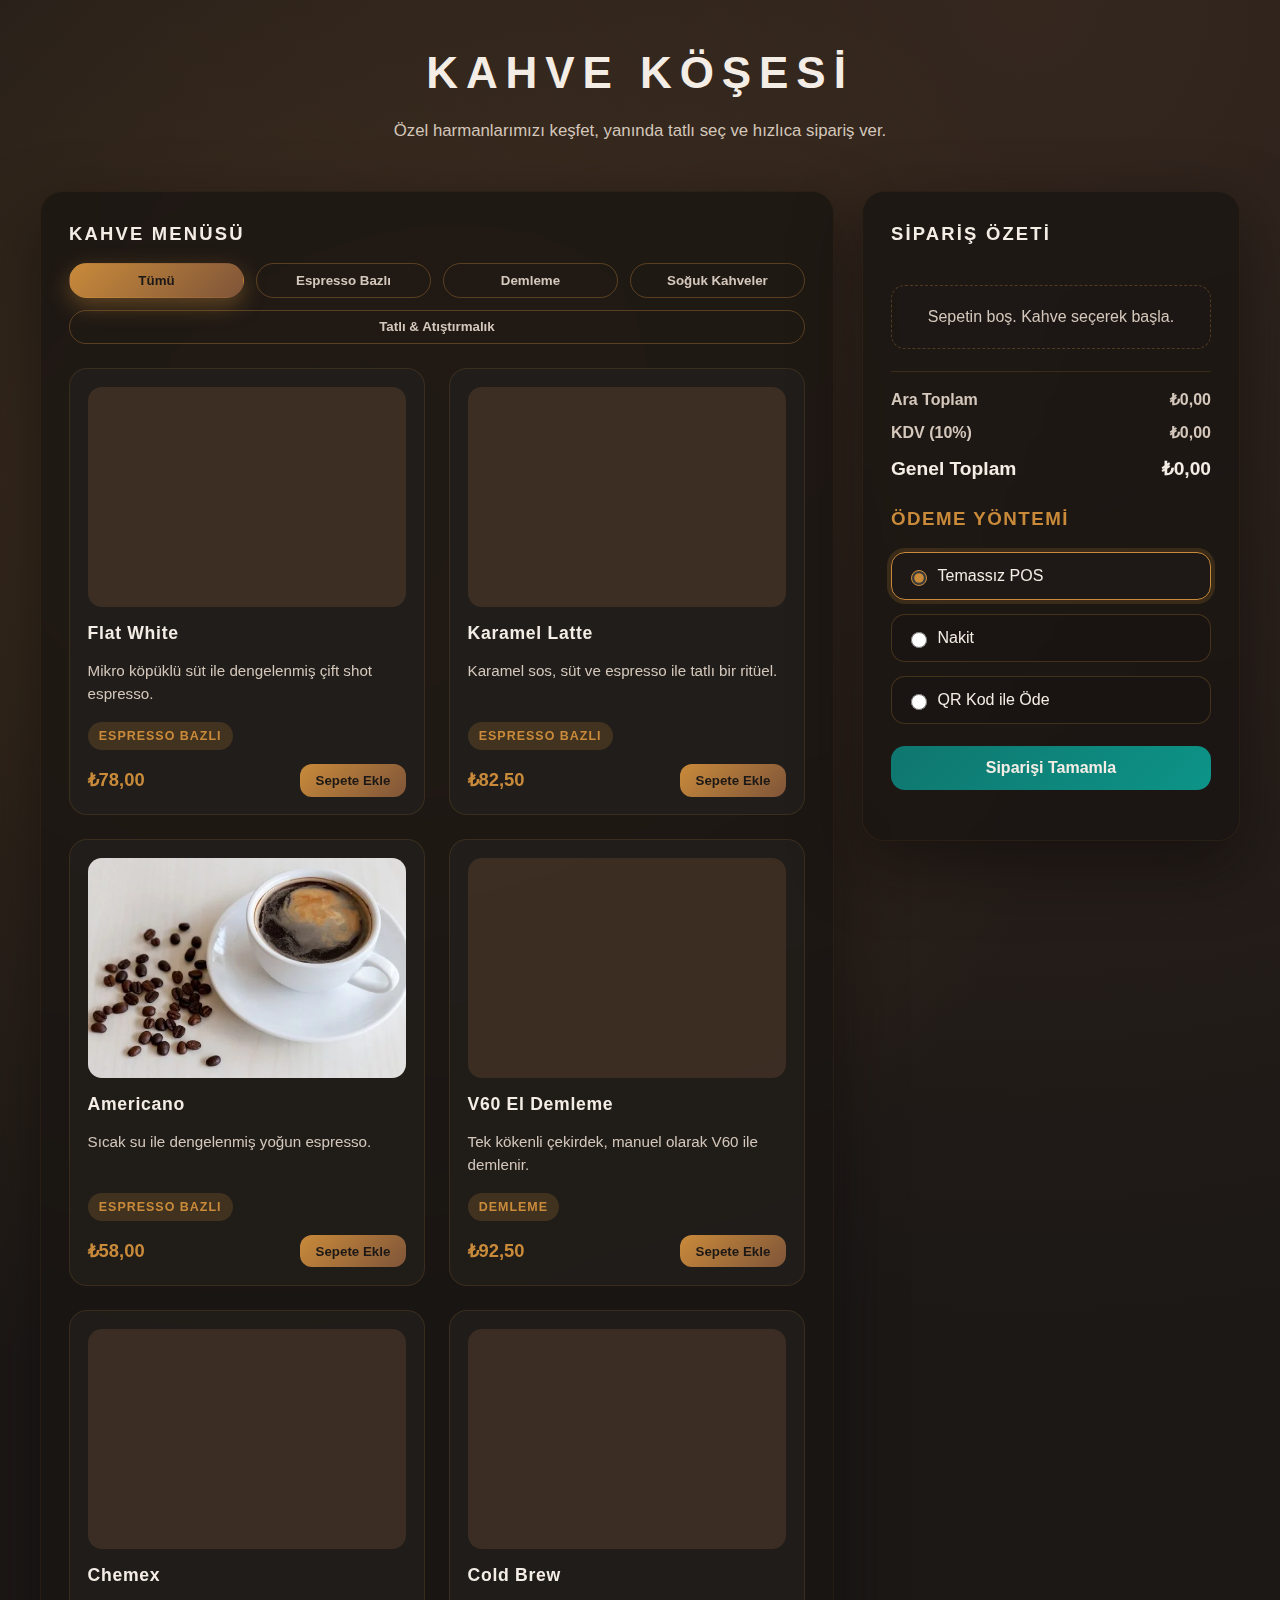
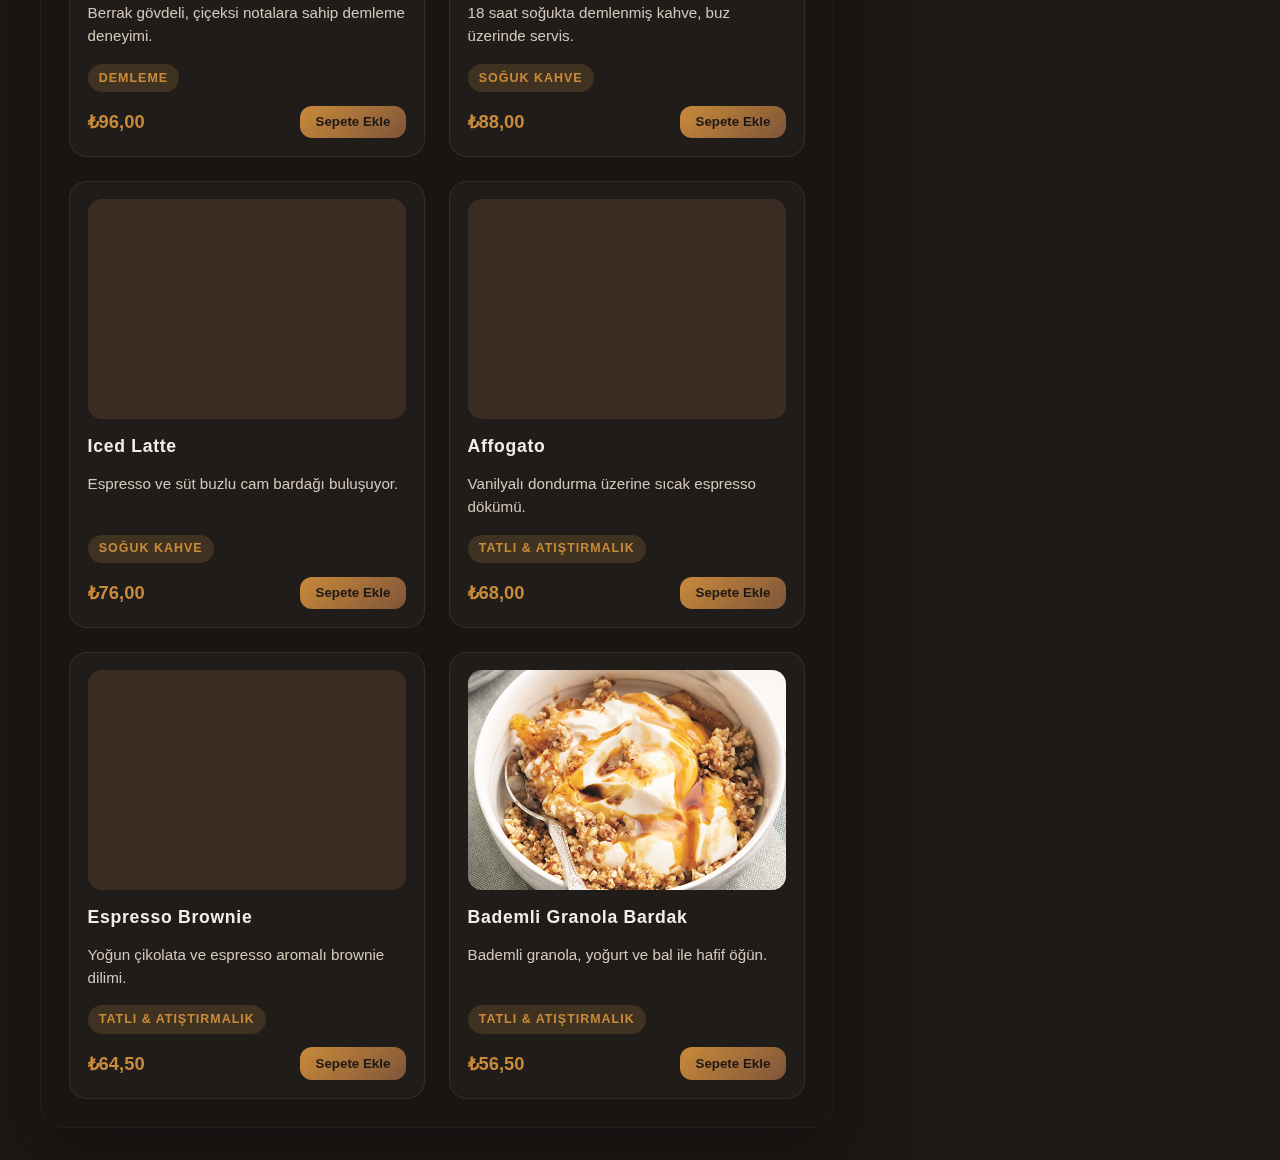
<file: index.html>
<!DOCTYPE html>
<html lang="tr">
  <head>
    <meta charset="UTF-8" />
    <meta name="viewport" content="width=device-width, initial-scale=1.0" />
    <title>Kahve</title>
    <meta http-equiv="refresh" content="0; url=coffee.html" />
    <link rel="canonical" href="coffee.html" />
    <style>
      body { font-family: system-ui, -apple-system, Segoe UI, Roboto, Ubuntu, Cantarell, Noto Sans, Helvetica, Arial, "Apple Color Emoji", "Segoe UI Emoji"; margin: 2rem; }
      a { color: #0b5dd7; text-decoration: none; }
      a:hover { text-decoration: underline; }
    </style>
  </head>
  <body>
    <p>Yönlendiriliyorsunuz… Eğer otomatik yönlendirilmezseniz, 
      <a href="coffee.html">buraya tıklayın</a>.
    </p>
  </body>
  </html>
</file>
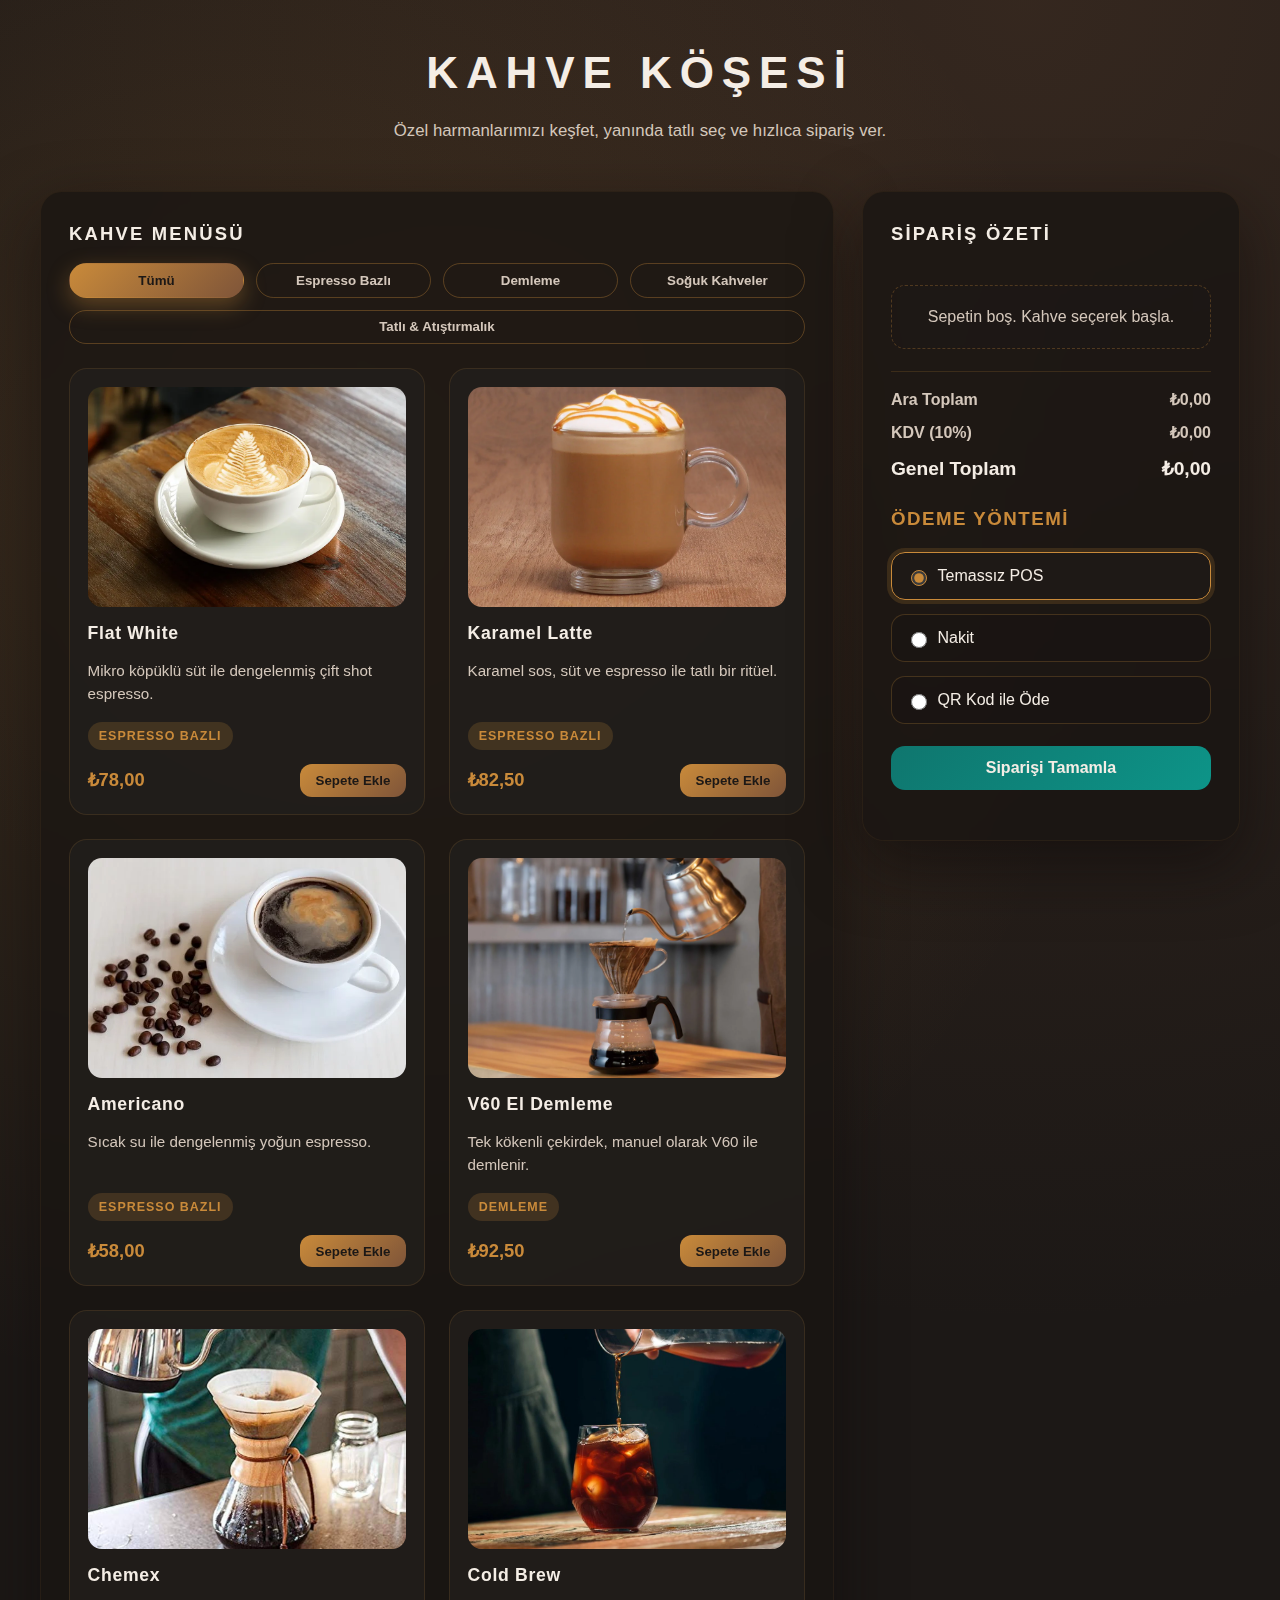
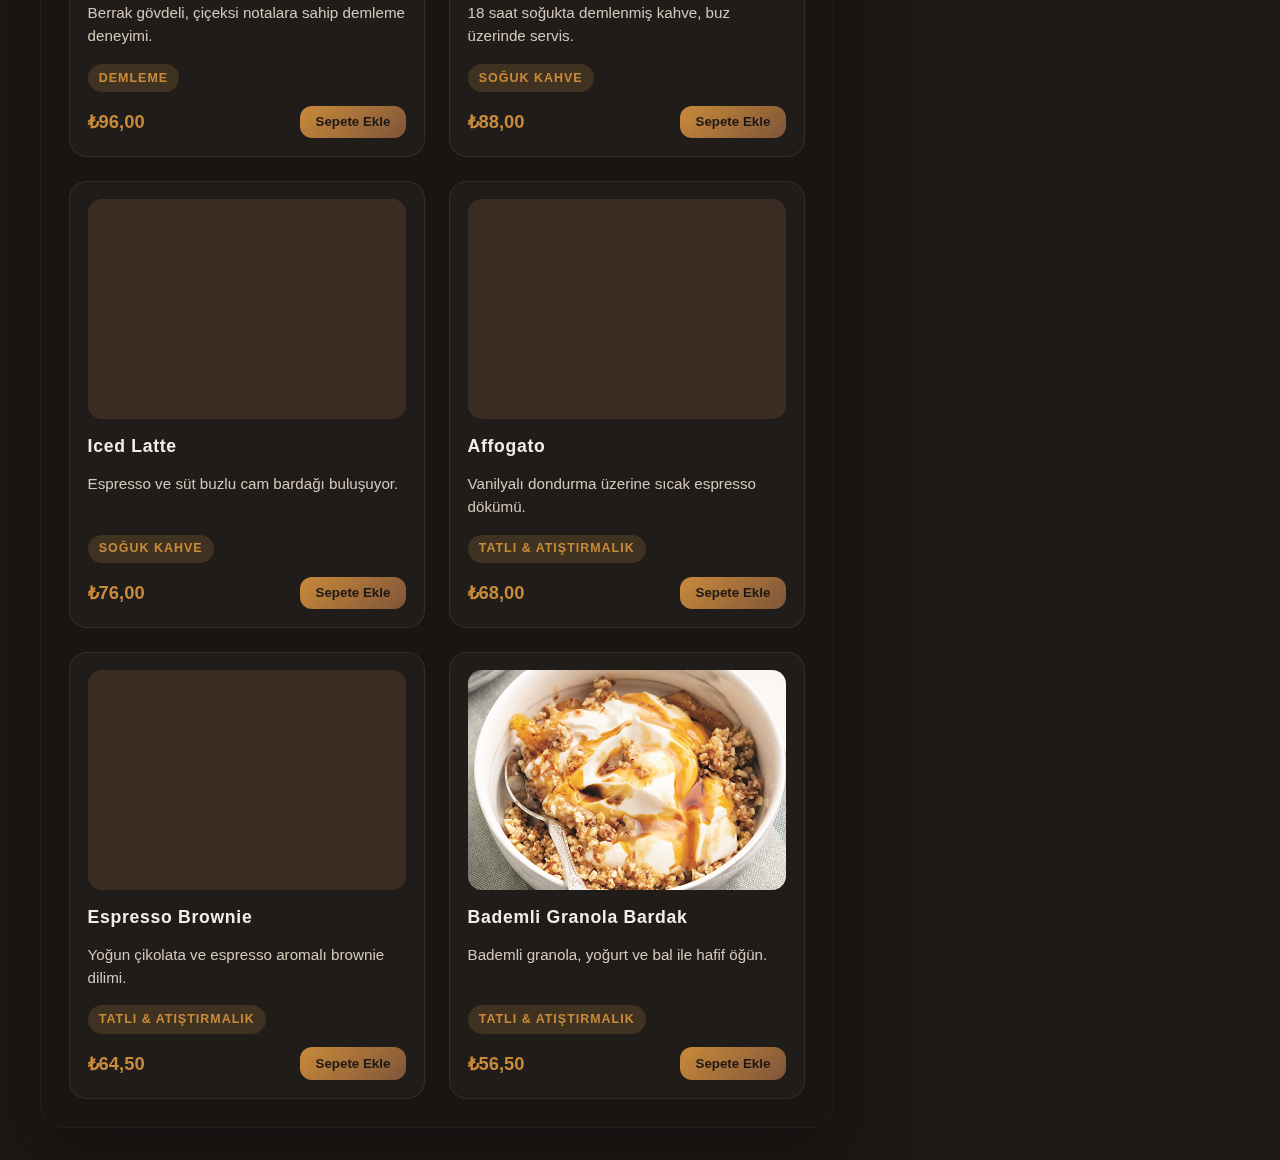
<file: coffee.html>
<!DOCTYPE html>
<html lang="tr">
  <head>
    <meta charset="utf-8">
    <meta name="viewport" content="width=device-width, initial-scale=1">
    <title>Kahve Kiosk Sipariş Sistemi</title>
    <link rel="stylesheet" href="styles-coffee.css">
  </head>
  <body>
    <header class="site-header">
      <h1>Kahve Köşesi</h1>
      <p>Özel harmanlarımızı keşfet, yanında tatlı seç ve hızlıca sipariş ver.</p>
    </header>

    <main class="layout">
      <section class="menu" aria-labelledby="menu-title">
        <h2 id="menu-title">Kahve Menüsü</h2>
        <div class="menu-filters">
          <button class="filter-button is-active" data-filter="all">Tümü</button>
          <button class="filter-button" data-filter="espresso">Espresso Bazlı</button>
          <button class="filter-button" data-filter="brew">Demleme</button>
          <button class="filter-button" data-filter="cold">Soğuk Kahveler</button>
          <button class="filter-button" data-filter="dessert">Tatlı & Atıştırmalık</button>
        </div>
        <div class="menu-grid" id="menu-grid">
          <!-- Kartlar JS ile doldurulacak -->
        </div>
      </section>

      <aside class="cart" aria-labelledby="cart-title">
        <h2 id="cart-title">Sipariş Özeti</h2>
        <div id="cart-items">
          <p class="cart-empty">Sepetin boş. Kahve seçerek başla.</p>
        </div>
        <div class="cart-summary">
          <div class="summary-row">
            <span>Ara Toplam</span>
            <span id="subtotal">0,00 ₺</span>
          </div>
          <div class="summary-row">
            <span>KDV (10%)</span>
            <span id="tax">0,00 ₺</span>
          </div>
          <div class="summary-row total">
            <span>Genel Toplam</span>
            <span id="total">0,00 ₺</span>
          </div>
        </div>
        <section class="checkout" aria-labelledby="payment-title">
          <h3 id="payment-title">Ödeme Yöntemi</h3>
          <form id="payment-form">
            <label>
              <input type="radio" name="payment" value="pos" checked>
              Temassız POS
            </label>
            <label>
              <input type="radio" name="payment" value="cash">
              Nakit
            </label>
            <label>
              <input type="radio" name="payment" value="qr">
              QR Kod ile Öde
            </label>
            <button type="submit" class="checkout-button">Siparişi Tamamla</button>
          </form>
          <p class="checkout-note" id="checkout-note"></p>
        </section>
      </aside>
    </main>

    <template id="cart-item-template">
      <div class="cart-item">
        <div class="item-info">
          <p class="item-name"></p>
          <p class="item-options"></p>
        </div>
        <div class="item-controls">
          <span class="item-price"></span>
          <div class="quantity-controls">
            <button class="quantity-button decrease" type="button" aria-label="Adet azalt">−</button>
            <span class="item-quantity" aria-live="polite">1</span>
            <button class="quantity-button increase" type="button" aria-label="Adet arttır">+</button>
          </div>
          <button class="remove-button" type="button">Kaldır</button>
        </div>
      </div>
    </template>

    <script src="coffee.js"></script>
  </body>
</html>
</file>
<file: styles-coffee.css>
:root {
  color-scheme: dark light;
  font-family: "Raleway", "Segoe UI", Roboto, Helvetica, Arial, sans-serif;
  line-height: 1.5;
  font-size: 16px;
  background-color: #1c1816;
  color: #f4ede5;
  --primary: #c98a3a;
  --primary-strong: #a6692a;
  --primary-light: rgba(201, 138, 58, 0.2);
  --primary-lighter: rgba(201, 138, 58, 0.32);
  --accent: #7f5539;
  --accent-soft: rgba(127, 85, 57, 0.25);
  --card-bg: rgba(34, 30, 28, 0.85);
  --surface: rgba(24, 20, 18, 0.75);
  --text-muted: #d4c7bb;
  --success: #0d9488;
  --warning: #d97706;
}

*,
*::before,
*::after {
  box-sizing: border-box;
}

body {
  margin: 0;
  padding: 0 1.5rem 2rem;
  display: flex;
  flex-direction: column;
  min-height: 100vh;
  background-image: radial-gradient(circle at 20% 20%, rgba(201, 138, 58, 0.16), transparent 35%), radial-gradient(circle at 80% 0%, rgba(127, 85, 57, 0.25), transparent 45%);
  background-color: #1c1816;
}

.site-header {
  text-align: center;
  padding: 2.5rem 0 1.5rem;
}

.site-header h1 {
  margin: 0;
  font-size: clamp(2rem, 4vw, 2.75rem);
  letter-spacing: 0.18em;
  text-transform: uppercase;
}

.site-header p {
  margin: 0.75rem auto 1.5rem;
  max-width: 42rem;
  color: var(--text-muted);
  font-size: 1.05rem;
}

.layout {
  display: grid;
  gap: 1.75rem;
  grid-template-columns: 1fr;
  max-width: min(1200px, 100%);
  margin: 0 auto;
  width: 100%;
  align-self: center;
}

.menu,
.cart {
  background: var(--surface);
  backdrop-filter: blur(18px);
  border-radius: 22px;
  box-shadow: 0 24px 64px rgba(12, 10, 9, 0.55);
  padding: 1.75rem;
  border: 1px solid rgba(201, 138, 58, 0.08);
}

.menu h2,
.cart h2 {
  margin-top: 0;
  letter-spacing: 0.12em;
  text-transform: uppercase;
  font-size: 1.15rem;
}

.menu-filters {
  display: flex;
  flex-wrap: wrap;
  gap: 0.75rem;
  margin-bottom: 1.5rem;
}

.filter-button {
  border: 1px solid rgba(201, 138, 58, 0.35);
  border-radius: 999px;
  padding: 0.55rem 1.5rem;
  background: transparent;
  color: var(--text-muted);
  font-weight: 600;
  cursor: pointer;
  transition: all 0.2s ease;
  flex: 1 1 160px;
  display: flex;
  justify-content: center;
}

.filter-button:hover,
.filter-button:focus-visible {
  border-color: var(--primary);
  color: var(--primary);
  outline: none;
}

.filter-button.is-active {
  background: linear-gradient(135deg, var(--primary), var(--accent));
  border-color: transparent;
  color: #1c1816;
  box-shadow: 0 8px 22px rgba(201, 138, 58, 0.38);
}

.menu-grid {
  display: grid;
  grid-template-columns: repeat(auto-fit, minmax(230px, 1fr));
  gap: 1.5rem;
}

.menu-card {
  border: 1px solid rgba(201, 138, 58, 0.15);
  border-radius: 18px;
  padding: 1.1rem;
  background: var(--card-bg);
  display: flex;
  flex-direction: column;
  gap: 0.85rem;
  transition: transform 0.2s ease, box-shadow 0.2s ease;
}

.menu-card:hover,
.menu-card:focus-within {
  transform: translateY(-8px);
  box-shadow: 0 22px 40px rgba(10, 8, 6, 0.55);
}

.menu-card img {
  width: 100%;
  border-radius: 14px;
  height: clamp(160px, 24vw, 220px);
  object-fit: cover;
  background: rgba(111, 78, 55, 0.35);
}

.menu-card h3 {
  margin: 0;
  font-size: 1.1rem;
  letter-spacing: 0.04em;
}

.menu-card p {
  margin: 0;
  color: var(--text-muted);
  min-height: 3rem;
  font-size: 0.95rem;
}

.menu-card .card-footer {
  display: flex;
  justify-content: space-between;
  align-items: center;
  margin-top: auto;
  gap: 0.75rem;
}

.badge {
  display: inline-block;
  align-self: flex-start;
  padding: 0.3rem 0.7rem;
  border-radius: 999px;
  background: rgba(201, 138, 58, 0.2);
  color: var(--primary);
  font-size: 0.78rem;
  font-weight: 700;
  text-transform: uppercase;
  letter-spacing: 0.08em;
}

.price-tag {
  font-size: 1.15rem;
  font-weight: 700;
  color: var(--primary);
}

.add-button {
  border: none;
  border-radius: 12px;
  padding: 0.55rem 1rem;
  background: linear-gradient(135deg, var(--primary), var(--accent));
  color: #1c1816;
  font-weight: 600;
  cursor: pointer;
  transition: opacity 0.2s ease;
}

.add-button:hover,
.add-button:focus-visible {
  opacity: 0.9;
  outline: none;
}

.cart {
  display: flex;
  flex-direction: column;
  gap: 1.35rem;
}

.cart-empty {
  margin: 0;
  color: var(--text-muted);
  text-align: center;
  padding: 1.2rem;
  border: 1px dashed rgba(201, 138, 58, 0.3);
  border-radius: 14px;
  background: rgba(28, 24, 22, 0.6);
}

.cart-item {
  display: flex;
  justify-content: space-between;
  gap: 1rem;
  padding: 1.1rem;
  border: 1px solid rgba(201, 138, 58, 0.2);
  border-radius: 16px;
  align-items: center;
  background: rgba(24, 20, 18, 0.6);
}

.item-info {
  flex: 1 1 auto;
}

.item-name {
  margin: 0 0 0.35rem;
  font-weight: 600;
}

.item-options {
  margin: 0;
  color: var(--text-muted);
  font-size: 0.9rem;
}

.item-controls {
  display: flex;
  flex-direction: column;
  align-items: flex-end;
  gap: 0.55rem;
  min-width: 7rem;
}

.item-price {
  font-weight: 700;
  color: var(--primary);
}

.quantity-controls {
  display: inline-flex;
  align-items: center;
  gap: 0.4rem;
}

.quantity-button {
  border: none;
  background: rgba(201, 138, 58, 0.2);
  color: var(--primary);
  width: 30px;
  height: 30px;
  border-radius: 50%;
  font-size: 1.2rem;
  line-height: 1;
  cursor: pointer;
  transition: background 0.2s ease;
}

.quantity-button:hover,
.quantity-button:focus-visible {
  background: rgba(201, 138, 58, 0.32);
  outline: none;
}

.item-quantity {
  min-width: 1.5rem;
  text-align: center;
  font-weight: 600;
}

.remove-button {
  border: none;
  background: transparent;
  color: #f87171;
  cursor: pointer;
  padding: 0;
  font-size: 0.9rem;
}

.cart-summary {
  border-top: 1px solid rgba(201, 138, 58, 0.18);
  padding-top: 1rem;
  display: grid;
  gap: 0.6rem;
}

.summary-row {
  display: flex;
  justify-content: space-between;
  font-weight: 600;
  color: var(--text-muted);
}

.summary-row.total {
  font-size: 1.2rem;
  color: #f4ede5;
}

.checkout h3 {
  margin-top: 0;
  letter-spacing: 0.08em;
  text-transform: uppercase;
  color: var(--primary);
}

#payment-form {
  display: grid;
  gap: 0.85rem;
}

#payment-form label {
  display: flex;
  align-items: center;
  gap: 0.5rem;
  padding: 0.7rem 0.85rem;
  border: 1px solid rgba(201, 138, 58, 0.25);
  border-radius: 14px;
  cursor: pointer;
  transition: border 0.2s ease, box-shadow 0.2s ease, background 0.2s ease;
  background: rgba(24, 20, 18, 0.55);
}

#payment-form label:hover,
#payment-form label:has(input:focus-visible),
#payment-form label:has(input:checked) {
  border-color: var(--primary);
  box-shadow: 0 0 0 4px rgba(201, 138, 58, 0.18);
  background: rgba(32, 26, 23, 0.85);
}

#payment-form input[type="radio"] {
  accent-color: var(--primary);
  width: 1rem;
  height: 1rem;
}

.checkout-button {
  margin-top: 0.5rem;
  padding: 0.8rem 1.35rem;
  border: none;
  border-radius: 14px;
  background: linear-gradient(135deg, #0f766e, var(--success));
  color: #f4ede5;
  font-weight: 700;
  font-size: 1rem;
  cursor: pointer;
  transition: opacity 0.2s ease;
}

.checkout-button:hover,
.checkout-button:focus-visible {
  opacity: 0.88;
  outline: none;
}

.checkout-note {
  min-height: 1.4rem;
  font-size: 0.98rem;
  color: var(--success);
  font-weight: 600;
  margin: 0;
}

.sr-only {
  position: absolute;
  width: 1px;
  height: 1px;
  padding: 0;
  margin: -1px;
  overflow: hidden;
  clip: rect(0, 0, 0, 0);
  border: 0;
}

@media (max-width: 960px) {
  body {
    padding: 0 1rem 2rem;
  }

  .filter-button {
    flex: 1 1 calc(50% - 0.75rem);
  }

  .cart {
    order: -1;
  }
}

@media (max-width: 600px) {
  .menu-grid {
    grid-template-columns: repeat(auto-fit, minmax(190px, 1fr));
  }

  .filter-button {
    flex: 1 1 100%;
  }

  .cart-item {
    flex-direction: column;
    align-items: flex-start;
  }

  .item-controls {
    width: 100%;
    flex-direction: row;
    justify-content: space-between;
    align-items: center;
  }
}

@media (orientation: portrait) {
  .layout {
    gap: 1.5rem;
  }

  .menu,
  .cart {
    padding: clamp(1.35rem, 4.5vw, 1.9rem);
  }

  .filter-button {
    flex: 1 1 calc(50% - 0.75rem);
  }

  .menu-grid {
    grid-template-columns: repeat(auto-fit, minmax(240px, 1fr));
  }

  .cart {
    order: -1;
  }
}

@media (min-width: 1100px) and (orientation: landscape) {
  .layout {
    grid-template-columns: minmax(0, 2.1fr) minmax(22rem, 1fr);
    align-items: start;
  }

  .cart {
    order: 0;
    position: sticky;
    top: 1.5rem;
    max-height: calc(100vh - 3rem);
    overflow: hidden auto;
  }
}
</file>
